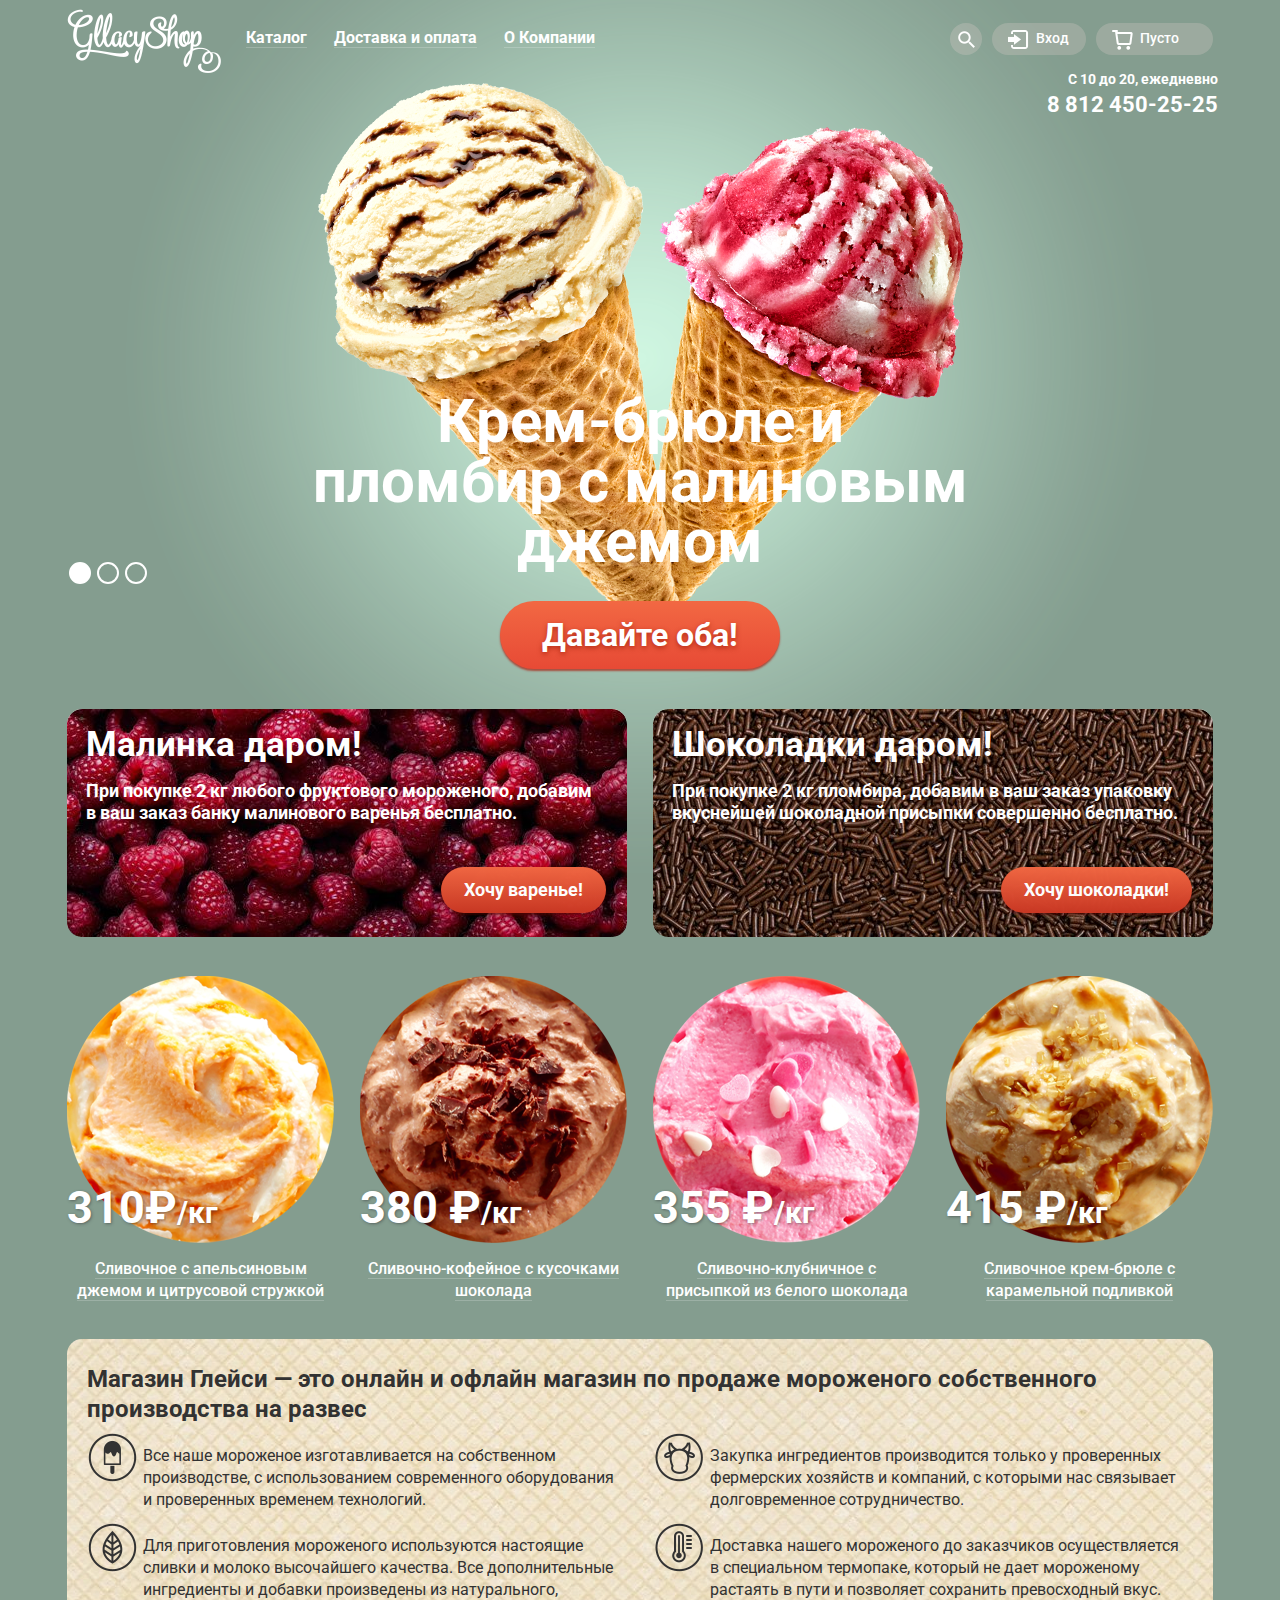
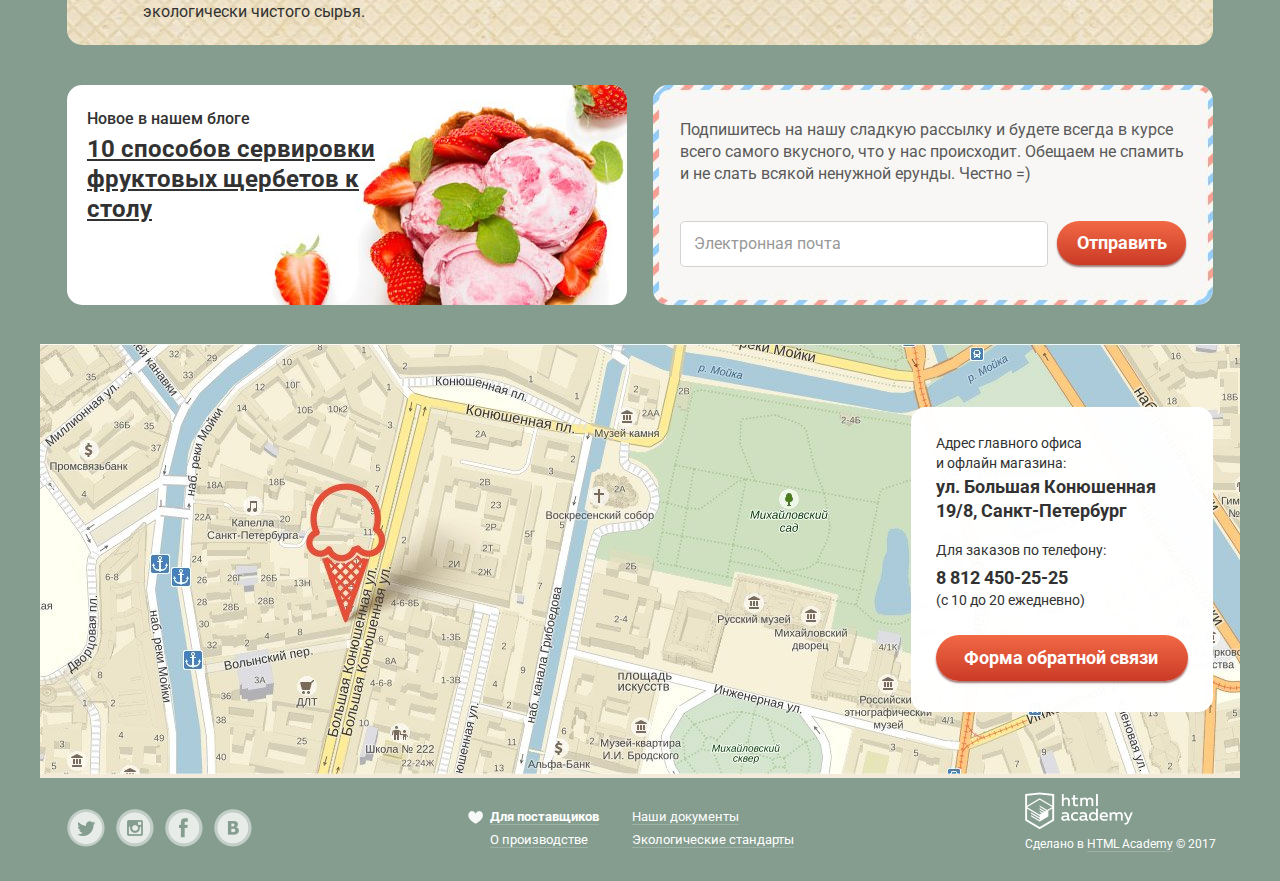
<file: index.html>
<!DOCTYPE html>
<html lang="ru">
    <head>
        <meta charset="utf-8">
        <title>Icecream shop "Gllacy"</title>
        <link href="https://fonts.googleapis.com/css?family=Roboto:100,100i,300,300i,400,400i,500,500i,700,700i,900,900i&amp;subset=cyrillic,cyrillic-ext" rel="stylesheet">
        <link rel="stylesheet" href="css/normalize.css">
        <link rel="stylesheet" href="css/ministyle.css">
        <link rel="icon" type="image/png" sizes="16x16" href="img/favicon.png">
    </head>
    <body>
        <input class="slider-input" type="radio" id="btn-1" name="toggle" checked>
        <input class="slider-input" type="radio" id="btn-2" name="toggle">
        <input class="slider-input" type="radio" id="btn-3" name="toggle">
        <div class="site-wrapper">
            <div class="content-wrapper">
                <!-- Header start -->
                <header class="main-header clearfix">
                    <nav class="main-nav">
                        <div class="logo">
                            <img src="img/logo.png" alt="Логотип Gllacy" width="154" height="64">
                        </div>
                        <ul class="main-nav-list">
                            <li class="main-nav-item">
                                <a class="main-nav-item-link" href="">
                                    <span>Каталог</span>
                                </a>
                                <div class="catalog-menu-list-wrapper">
                                    <ul class="catalog-menu-list">
                                        <li class="catalog-menu-item">Новинки</li>
                                        <li class="catalog-menu-item">
                                            <a href="catalog.html">Сливочное</a>
                                        </li>
                                        <li class="catalog-menu-item">
                                            <a href="">Щербеты</a>
                                        </li>
                                        <li class="catalog-menu-item">
                                            <a href="">Фруктовый лед</a>
                                        </li>
                                        <li class="catalog-menu-item">
                                            <a href="">Мелорин</a>
                                        </li>
                                    </ul>
                                </div>
                            </li>
                            <li class="main-nav-item">
                                <a class="main-nav-item-link" href="">
                                    <span>Доставка и оплата</span>
                                </a>
                            </li>
                            <li class="main-nav-item">
                                <a href="" class="main-nav-item-link">
                                    <span>О Компании</span>
                                </a>
                            </li>
                        </ul>
                    </nav>
                    <div class="user-block">
                        <div class="user-block-item user-block-item-search">
                            <a href="" class="search-link" title="Поиск"></a>
                            <div class="search-form-wrap">
                                <form class="search-form" action="https://echo.htmlacademy.ru" method="get">
                                    <input class="search-input" type="search" id="search" name="search" placeholder="Что ищем?">
                                    <label class="search-hint" for="search">Что ищем?</label>
                                </form>
                            </div>
                        </div>
                        <div class="user-block-item user-block-item-login">
                            <a href="" class="login-link" title="Вход">Вход</a>
                            <div class="login-form-wrap">
                                <form class="login-form" action="https://echo.htmlacademy.ru" method="get">
                                    <input class="email-input" type="email" name="email" id="enter-email" placeholder="Электронная почта" required>
                                    <label class="email-hint" for="enter-email">Электронная почта</label>
                                    <input class="password-input" type="password" name="password" id="enter-password" placeholder="Пароль" required>
                                    <label class="password-hint" for="enter-password">Пароль</label>
                                    <button class="login-btn btn" type="submit">Войти</button>
                                    <a class="login-forgotten" href="#">Забыли пароль?</a>
                                    <a class="login-new" href="#">Новая регистрация</a>
                                </form>
                            </div>
                        </div>
                        <div class="user-block-item user-block-item-basket">
                            <a href="" class="basket-link" title="Корзина">Пусто</a>
                            <a href="" class="basket-link basket-link-hover" title="Корзина">2 товара</a>
                            <div class="basket-content">
                                <table class="basket-table">
                                    <tbody>
                                        <tr class="basket-row">
                                            <td class="basket-col">
                                                <span class="cancel">&times;</span>
                                            </td>
                                            <td class="basket-col">
                                                <img src="img/ice-orange.png" alt="Пломбир с апельсиновым джемом" height="33" width="33">
                                            </td>
                                            <td class="basket-col">
                                                <span class="icecream-type">Пломбир с апельсиновым джемом</span>
                                            </td>
                                            <td class="basket-col">1,5 кг <span class="icecream-cost">х 200 руб.</span>
                                            </td>
                                            <td class="basket-col">300 руб.</td>
                                        </tr>
                                        <tr class="basket-row">
                                            <td class="basket-col">
                                                <span class="cancel">&times;</span>
                                            </td>
                                            <td class="basket-col">
                                                <img src="img/ice-straw.png" alt="Клубничный пломбир с присыпкой  из белого шоколада" height="33" width="33">
                                            </td>
                                            <td class="basket-col">
                                                <span class="icecream-type">Клубничный пломбир с присыпкой  из белого шоколада</span>
                                            </td>
                                            <td class="basket-col">1,5 кг <span class="icecream-cost">х 300 руб.</span>
                                            </td>
                                            <td class="basket-col">450 руб.</td>
                                        </tr>
                                    </tbody>
                                </table>
                                <div class="basket-row-all">
                                    <span>Итого: 750 руб.</span>
                                    <a href="#" class="basket-btn btn">Оформить заказ</a>
                                </div>
                            </div>
                        </div>
                    </div>
                    <div class="contact-info">
                        <span class="open-time">С 10 до 20, ежедневно</span>
                        <span class="phone">8 812 450-25-25</span>
                    </div>
                </header>
                <!-- Слайдеры-->
                <div class="slider">
                    <div class="slide" id="slide1">
                        <div class="slide-title">Крем-брюле и пломбир с малиновым джемом</div>
                        <a href="#" class="slide-btn">Давайте оба!</a>
                    </div>
                    <div class="slide" id="slide2">
                        <div class="slide-title">Шоколадный пломбир и лимонный сорбет</div>
                        <a href="#" class="slide-btn">Давайте оба!</a>
                    </div>
                    <div class="slide" id="slide3">
                        <div class="slide-title">Пломбир с помадкой и клубничный щербет</div>
                        <a href="#" class="slide-btn">Давайте оба!</a>
                    </div>
                </div>
                <div class="slider-controls">
                    <label for="btn-1">Слайдер 1</label>
                    <label for="btn-2">Слайдер 2</label>
                    <label for="btn-3">Слайдер 3</label>
                </div>
                <!-- Слайдеры off -->
                <main>
                    <section class="main-offers clearfix">
                        <div class="offer offer-left clearfix">
                            <h3 class="offer-heading">Малинка даром!</h3>
                            <p class="offer-text">При покупке 2 кг любого фруктового мороженого, добавим в ваш заказ банку малинового варенья бесплатно.</p>
                            <a href="" class="btn offer-btn">Хочу варенье!</a>
                        </div>
                        <div class="offer offer-right">
                            <h3 class="offer-heading">Шоколадки даром!</h3>
                            <p class="offer-text">При покупке 2 кг пломбира, добавим в ваш заказ упаковку вкуснейшей шоколадной присыпки совершенно бесплатно.</p>
                            <a href="" class="btn offer-btn ">Хочу шоколадки!</a>
                        </div>
                    </section>
                    <section class="hits">
                        <article class="catalog-item">
                            <figure class="catalog-item-img">
                                <img src="img/ice-orange.png" alt="Сливочное с апельсиновым джемом и цитрусовой стружкой" width="267" height="267">
                            </figure>
                            <span class="catalog-item-name">
                                <a href="#">Сливочное с апельсиновым джемом и цитрусовой стружкой</a>
                            </span>
                            <span class="item-price">310&#8381;<span class="small-letter">/кг</span></span>
                            <a href="#" class="btn catalog-preview-btn">Быстрый просмотр</a>
                            <div class="catalog-item-preview">Превью</div>
                        </article>
                        <article class="catalog-item">
                            <figure class="catalog-item-img">        
                                <img src="img/ice-coffee.png" alt="Сливочно-кофейное с кусочками шоколада" width="267" height="267">
                            </figure>
                            <span class="catalog-item-name">
                                <a href="">Сливочно-кофейное с кусочками шоколада</a>
                            </span>
                            <span class="item-price">380 ₽<span class="small-letter">/кг</span></span>
                            <a href="#" class="btn catalog-preview-btn">Быстрый просмотр</a>
                            <div class="catalog-item-preview">Превью</div>
                        </article>
                        <article class="catalog-item">
                            <figure class="catalog-item-img">        
                                <img src="img/ice-straw.png" alt="Сливочно-клубничное с присыпкой из белого шоколада" width="267" height="267">
                            </figure>
                            <span class="catalog-item-name">
                                <a href="">Сливочно-клубничное с присыпкой из белого шоколада</a>
                            </span>
                            <span class="item-price">355 ₽<span class="small-letter">/кг</span></span>
                            <a href="#" class="btn catalog-preview-btn">Быстрый просмотр</a>
                            <div class="catalog-item-preview">Превью</div>
                        </article>
                        <article class="catalog-item">
                            <figure class="catalog-item-img">        
                                <img src="img/ice-caram.png" alt="Сливочное крем-брюле с карамельной подливкой" width="267" height="267">
                            </figure>
                            <span class="catalog-item-name">
                                <a href="">Сливочное крем-брюле с карамельной подливкой</a>
                            </span>
                            <span class="item-price">415 ₽<span class="small-letter">/кг</span></span>
                            <a href="#" class="btn catalog-preview-btn">Быстрый просмотр</a>
                            <div class="catalog-item-preview">Превью</div>
                        </article>
                    </section>
                    <section class="advantages">
                        <div class="advantages-wrapper">
                            <!-- Тире портит разметку -->
                            <h2 class="advantages-heading">Магазин Глейси — это онлайн и офлайн магазин по продаже мороженого собственного производства на развес</h2>
                            <div class="advantages-item">
                                <p class="icecream">Все наше мороженое изготавливается на собственном производстве, с использованием современного оборудования и проверенных временем технологий.</p>
                            </div>
                            <div class="advantages-item">
                                <p class="cow">Закупка ингредиентов  производится только у проверенных фермерских хозяйств и компаний, с которыми нас связывает долговременное сотрудничество.</p>
                            </div>
                            <div class="advantages-item">
                                <p class="leaf">Для приготовления мороженого используются настоящие сливки и молоко высочайшего качества. Все дополнительные ингредиенты и добавки произведены из натурального, экологически чистого сырья.</p>
                            </div>
                            <div class="advantages-item">
                                <p class="temperature">Доставка нашего мороженого до заказчиков осуществляется в специальном термопаке, который не дает мороженому растаять в пути и позволяет сохранить превосходный вкус.</p>
                            </div>
                        </div>
                    </section>
                    <!-- Блог и фидбэк -->
                    <section class="additional-options clearfix">
                        <div class="options blog">
                            <p class="blog-news-heading">Новое в нашем блоге</p>
                            <!-- По бизнес-логике тут должна быть ссылка-->
                            <a href="#">
                                <span class="blog-news-link">10 способов сервировки фруктовых щербетов к столу</span>
                            </a>
                        </div>
                        <div class="options mailout">
                            <p class="mailout-description">Подпишитесь на нашу сладкую рассылку и будете всегда в курсе всего самого вкусного, что у нас происходит. Обещаем не спамить и не слать всякой ненужной ерунды. Честно =)</p>
                            <form action="https://echo.htmlacademy.ru" method="POST" class="mailout-form">
                                <input type="text" name="mailout" placeholder="Электронная почта" class="mailout-input" id="mailout-field" required>
                                <label for="mailout-field" class="mailout-hint">Электронная почта</label>
                                <button type="submit" class="mailout-btn btn">Отправить</button>
                            </form>
                        </div>
                    </section>
                </main>
            </div>
            <!-- Див сверху заканчивает content-wrapper -->
            <section class="feedback feedback-wrapper">
                <div class="map">
                    <iframe src="https://www.google.com/maps/embed?pb=!1m18!1m12!1m3!1d1998.6146657631232!2d30.320266216014495!3d59.938535981876115!2m3!1f0!2f0!3f0!3m2!1i1024!2i768!4f13.1!3m3!1m2!1s0x4696310fca77c663%3A0xe2913435672b14c9!2s21Shop!5e0!3m2!1sru!2sru!4v1492291363458"></iframe>
                </div>
                <div class="feedback-contacts">
                    <p>Адрес главного офиса и офлайн магазина:</p>
                    <b class="address">ул. Большая Конюшенная 19/8, Санкт-Петербург</b>             
                    <p>Для заказов по телефону:</p>
                    <b>8 812 450-25-25</b>
                    <p>(с 10 до 20 ежедневно)</p>
                    <a href="#feedback-modal-open" class="feedback-form-btn btn">Форма обратной связи</a>
                    <div class="feedback-modal-wrapper" id="feedback-modal-open">
                        <form class="feedback-form-modal" action="https://echo.htmlacademy.ru" method="get">
                            <a href="#close" title="Закрыть" class="close">&times;</a>
                            <span>Мы обязательно вам ответим!</span>
                            <input type="text" name="name" id="name" placeholder="Как вас зовут?" class="name-input" required>
                            <label for="name" class="name-hint">Как вас зовут?</label>
                            <input type="email" name="email" id="reg-email" placeholder="Ваша почта для ответа?" class="reg-email-input" required>
                            <label for="reg-email" class="reg-email-hint">Ваша почта для ответа?</label>
                            <textarea placeholder="Напишите что-нибудь..." name="feedback-additional" class="feedback-additional-texarea" id="feedback-additional"></textarea>
                            <label for="feedback-additional" class="feedback-additional-hint">Напишите что-нибудь...</label>
                            <button type="submit" class="reg-btn btn">Отправить</button>
                        </form>
                    </div>
                </div>
            </section>
            <footer class="footer content-wrapper clearfix">
                <section class="footer-social">
                    <a class="footer-social-btn-link" href="https://twitter.com/htmlacademy-ru" target="_blank">
                        <span class="footer-social-btn twitter">HTML Academy: Twitter</span>
                    </a>
                    <a class="footer-social-btn-link" href="https://www.instagram.com/htmlacademy/" target="_blank">
                        <span class="footer-social-btn insta">HTML Academy: Instagram</span>
                    </a>
                    <a class="footer-social-btn-link" href="https://www.facebook.com/htmlacademy" target="_blank">
                        <span class="footer-social-btn facebook">HTML Academy: Facebook</span>
                    </a>
                    <a class="footer-social-btn-link" href="https://vk.com/htmlacademy" target="_blank">
                        <span class="footer-social-btn vk">HTML Academy: Vkontakte</span>
                    </a>
                </section>
                <section class="footer-docs">
                    <ul class="footer-docs-list">
                        <li>
                            <a class="footer-docs-link" href="#">Для поставщиков</a>
                        </li>
                        <li>
                            <a class="footer-docs-link" href="#">Наши документы</a>
                        </li>
                        <li>
                            <a class="footer-docs-link" href="#">О производстве</a>
                        </li>
                        <li>
                            <a class="footer-docs-link" href="#">Экологические стандарты</a>
                        </li>
                    </ul>
                </section>
                <section class="footer-copyright">
                    <a class="footer-copyright-link" href="https://htmlacademy.ru/intensive/htmlcss">
                        <span class="footer-copyright-logo">HTML Academy</span>
                    </a>
                    <span>Сделано в <a href="https://htmlacademy.ru/intensive/htmlcss">HTML Academy</a> &#169; 2017</span>
                </section>
            </footer>
        </div>
        <script src="js/miniscript.js"></script>
    </body>
</html>
</file>
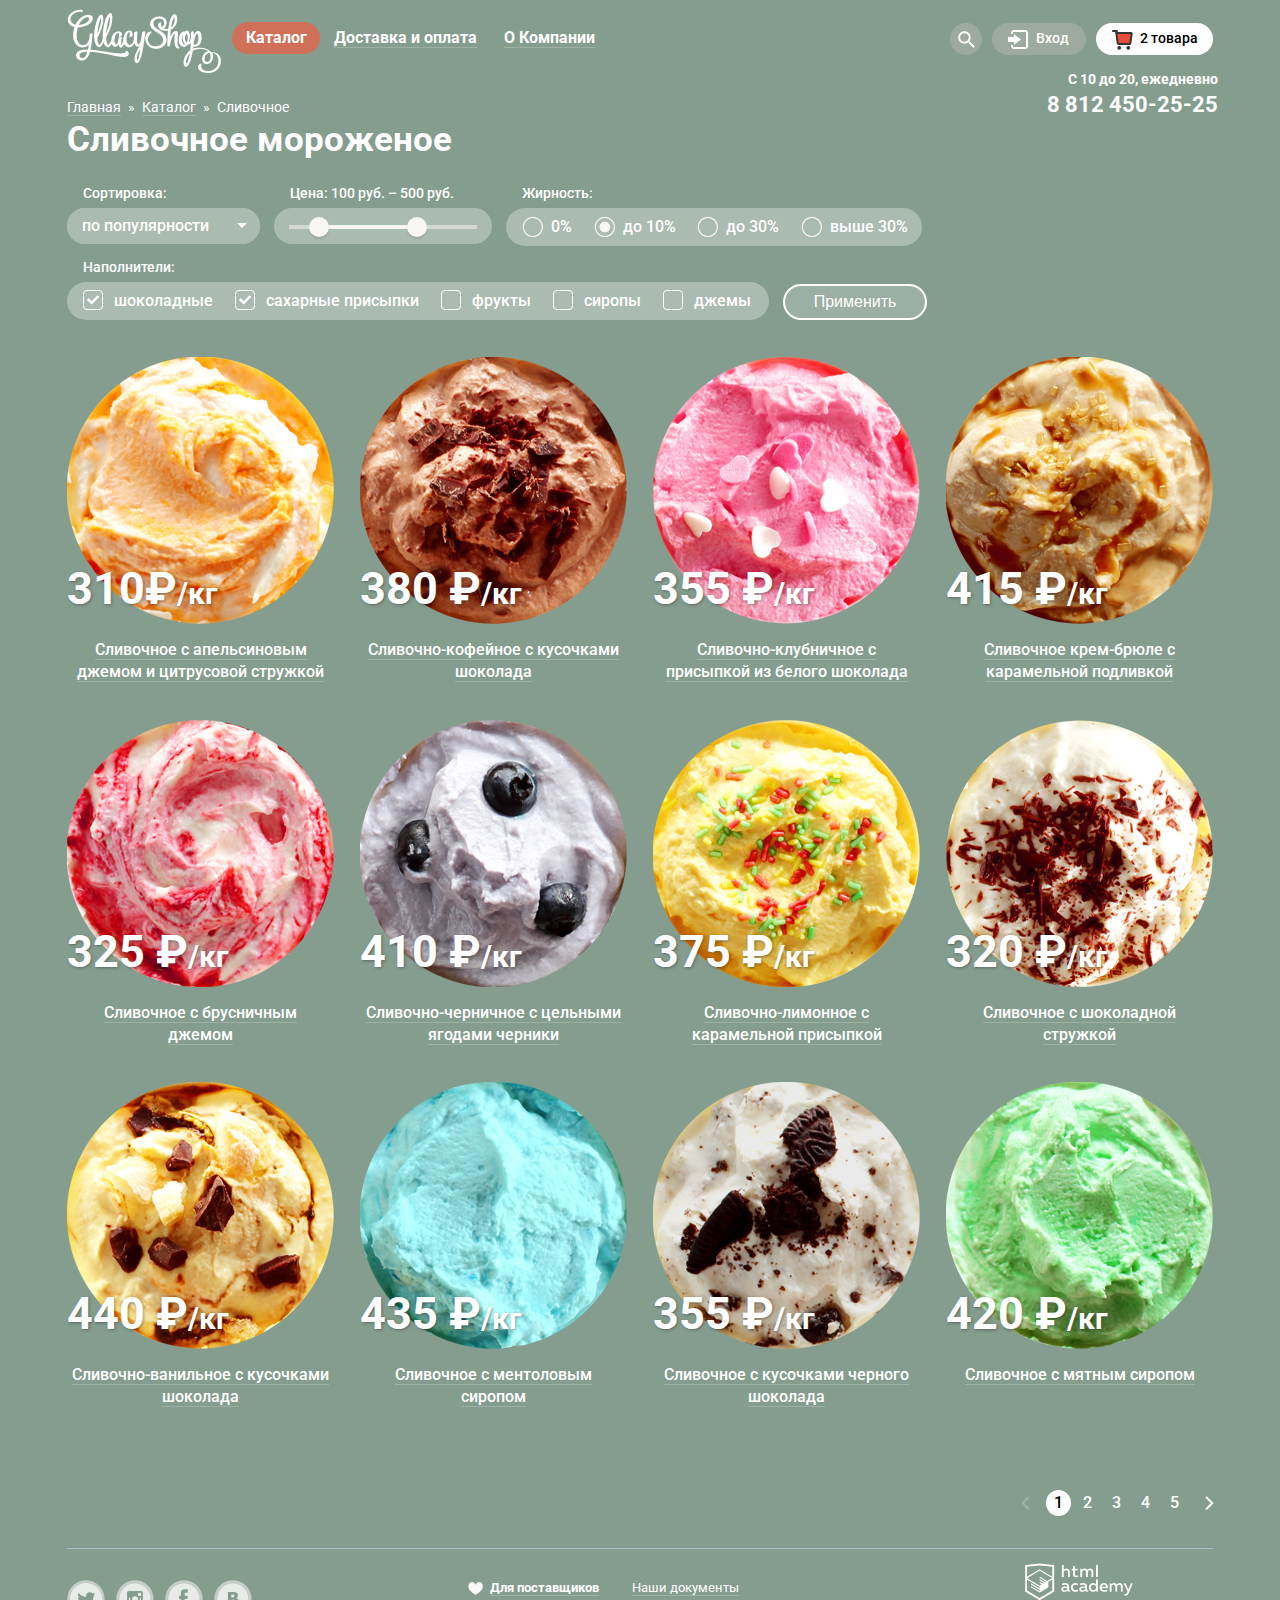
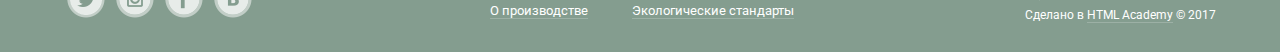
<file: catalog.html>
<!DOCTYPE html>
<html lang="ru">
    <head>
        <meta charset="UTF-8">
        <title>"Сливочное": Icecream shop "Gllacy"</title>
        <link href="https://fonts.googleapis.com/css?family=Roboto:100,100i,300,300i,400,400i,500,500i,700,700i,900,900i&amp;subset=cyrillic,cyrillic-ext" rel="stylesheet">
        <link rel="stylesheet" href="css/normalize.css">
        <link rel="stylesheet" href="css/ministyle.css">
        <link rel="icon" type="image/png" sizes="16x16" href="img/favicon.png">
    </head>
    <body>
        <div class="catalog-page-wrapper">
            <div class="content-wrapper">
                <header class="main-header clearfix">
                    <nav class="main-nav">
                        <div class="logo">
                            <a href="index.html" class="catalog-page-logo">
                                <img src="img/logo.png" alt="Логотип Gllacy" width="154" height="64">
                            </a>
                        </div>
                        <ul class="main-nav-list">
                            <li class="main-nav-item main-nav-item-active">
                                <a class="main-nav-item-link" href="">
                                    <span>Каталог</span>
                                </a>
                                <div class="catalog-menu-list-wrapper">
                                    <ul class="catalog-menu-list">
                                        <li class="catalog-menu-item">Новинки</li>
                                        <li class="catalog-menu-item catalog-menu-item-active">
                                            <a href="catalog.html">Сливочное</a>
                                        </li>
                                        <li class="catalog-menu-item">
                                            <a href="">Щербеты</a>
                                        </li>
                                        <li class="catalog-menu-item">
                                            <a href="">Фруктовый лед</a>
                                        </li>
                                        <li class="catalog-menu-item">
                                            <a href="">Мелорин</a>
                                        </li>
                                    </ul>
                                </div>
                            </li>
                            <li class="main-nav-item">
                                <a class="main-nav-item-link" href="">
                                    <span>Доставка и оплата</span>
                                </a>
                            </li>
                            <li class="main-nav-item">
                                <a href="" class="main-nav-item-link">
                                    <span>О Компании</span>
                                </a>
                            </li>
                        </ul>
                    </nav>
                    <div class="user-block">
                        <div class="user-block-item user-block-item-search">
                            <a href="" class="search-link" title="Поиск"></a>
                            <div class="search-form-wrap">
                                <form class="search-form" action="https://echo.htmlacademy.ru" method="get">
                                    <input class="search-input" type="search" id="search" name="search" placeholder="Что ищем?">
                                    <label class="search-hint" for="search">Что ищем?</label>
                                </form>
                            </div>
                        </div>
                        <div class="user-block-item user-block-item-login">
                            <a href="" class="login-link" title="Вход">Вход</a>
                            <div class="login-form-wrap">
                                <form class="login-form" action="https://echo.htmlacademy.ru" method="get">
                                    <input class="email-input" type="email" name="email" id="enter-email" placeholder="Электронная почта" required>
                                    <label class="email-hint" for="enter-email">Электронная почта</label>
                                    <input class="password-input" type="password" name="password" id="enter-password" placeholder="Пароль" required>
                                    <label class="password-hint" for="enter-password">Пароль</label>
                                    <button class="login-btn btn" type="submit">Войти</button>
                                    <a class="login-forgotten" href="#">Забыли пароль?</a>
                                    <a class="login-new" href="#">Новая регистрация</a>
                                </form>
                            </div>
                        </div>
                        <div class="user-block-item user-block-item-basket">
                            <a href="" class="basket-link basket-link-catalog" title="Корзина">2 товара</a>
                            <div class="basket-content">
                                <table class="basket-table">
                                    <tbody>
                                        <tr class="basket-row">
                                            <td class="basket-col">
                                                <span class="cancel">&times;</span>
                                            </td>
                                            <td class="basket-col">
                                                <img src="img/ice-orange.png" alt="Пломбир с апельсиновым джемом" height="33" width="33">
                                            </td>
                                            <td class="basket-col">
                                                <span class="icecream-type">Пломбир с апельсиновым джемом</span>
                                            </td>
                                            <td class="basket-col">1,5 кг <span class="icecream-cost">х 200 руб.</span>
                                            </td>
                                            <td class="basket-col">300 руб.</td>
                                        </tr>
                                        <tr class="basket-row">
                                            <td class="basket-col">
                                                <span class="cancel">&times;</span>
                                            </td>
                                            <td class="basket-col">
                                                <img src="img/ice-straw.png" alt="Клубничный пломбир с присыпкой  из белого шоколада" height="33" width="33">
                                            </td>
                                            <td class="basket-col">
                                                <span class="icecream-type">Клубничный пломбир с присыпкой  из белого шоколада</span>
                                            </td>
                                            <td class="basket-col">1,5 кг <span class="icecream-cost">х 300 руб.</span>
                                            </td>
                                            <td class="basket-col">450 руб.</td>
                                        </tr>
                                    </tbody>
                                </table>
                                <div class="basket-row-all">
                                    <span>Итого: 750 руб.</span>
                                    <a href="#" class="basket-btn btn">Оформить заказ</a>
                                </div>
                            </div>
                        </div>
                    </div>
                    <div class="contact-info">
                        <span class="open-time">С 10 до 20, ежедневно
                        </span>
                        <span class="phone">8 812 450-25-25</span>
                    </div>
                </header>
                <!-- Main -->
                <main class="clearfix">
                    <div class="breadcrumbs">
                        <ul>
                            <li>
                                <a href="index.html">Главная</a>
                                <span>»</span>
                            </li>
                            <li>
                                <a href="#">Каталог</a>
                                <span>»</span>
                            </li>
                            <li>Сливочное</li>
                        </ul>
                    </div>
                    <!-- Фильтры -->
                    <section class="filter">
                        <h1>Сливочное мороженое</h1>
                        <form action="https://echo.htmlacademy.ru" method="post" class="filter-form">
                            <fieldset class="filter-item">
                                <legend>Сортировка:</legend>
                                <div class="filter-field filter-popular-width">
                                    <select>
                                        <option>по популярности</option>
                                        <option>сначала недорогие</option>
                                        <option>сначала дорогие</option>
                                        <option>по жирности</option>
                                    </select>
                                </div>
                            </fieldset>
                            <fieldset class="filter-item">
                                <legend>Цена: 100 руб. – 500 руб.</legend>
                                <div class="filter-field filter-price-width">
                                    <div class="price-line-full">
                                        <div class="price-line"></div>
                                    </div>
                                    <div class="toggle toggle-left"></div>
                                    <div class="toggle toggle-right"></div>
                                </div>
                            </fieldset>
                            <fieldset class="filter-item">
                                <legend>Жирность:</legend>
                                <div class="filter-field filter-fat-width">
                                    <input class="filter-fat-width-input" id="button1" type="radio" name="fat" value="0%">
                                    <label for="button1">0%</label>
                                    <input class="filter-fat-width-input" id="button2" type="radio" name="fat" value="до 10%" checked>
                                    <label for="button2">до 10%</label>
                                    <input class="filter-fat-width-input" id="button3" type="radio" name="fat" value="до 30%">
                                    <label for="button3">до 30%</label>
                                    <input class="filter-fat-width-input" id="button4" type="radio" name="fat" value="выше 30%">
                                    <label for="button4">выше 30%</label>
                                </div>
                            </fieldset>
                            <fieldset class="filter-item">
                                <legend>Наполнители:</legend>
                                <div class="filter-field filter-extra-width">
                                    <input class="filter-extra-width-input" id="square1" type="checkbox" name="шоколадные" checked>
                                    <label for="square1">шоколадные</label>
                                    <input class="filter-extra-width-input" id="square2" type="checkbox" name="сахарные присыпки" checked>
                                    <label for="square2">сахарные присыпки</label>
                                    <input class="filter-extra-width-input" id="square3" type="checkbox" name="фрукты">
                                    <label for="square3">фрукты</label>
                                    <input class="filter-extra-width-input" id="square4" type="checkbox" name="сиропы">
                                    <label for="square4">сиропы</label>
                                    <input class="filter-extra-width-input" id="square5" type="checkbox" name="джемы">
                                    <label for="square5">джемы</label>
                                </div>
                            </fieldset>
                            <button class="filter-btn" type="submit">Применить</button>
                        </form>
                    </section>
                    <!-- Сам каталог -->
                    <section class="catalog">
                        <article class="catalog-item">
                            <figure class="catalog-item-img">
                                <img src="img/ice-orange.png" alt="Сливочное с апельсиновым джемом и цитрусовой стружкой" width="267" height="267">
                            </figure>
                            <span class="catalog-item-name">
                                <a href="#">Сливочное с апельсиновым джемом и цитрусовой стружкой</a>
                            </span>
                            <span class="item-price">310&#8381;<span class="small-letter">/кг</span></span>
                            <a href="#" class="btn catalog-preview-btn">Быстрый просмотр</a>
                            <div class="catalog-item-preview">Превью</div>
                        </article>
                        <article class="catalog-item">
                            <figure class="catalog-item-img">        
                                <img src="img/ice-coffee.png" alt="Сливочно-кофейное с кусочками шоколада" width="267" height="267">
                            </figure>
                            <span class="catalog-item-name">
                                <a href="">Сливочно-кофейное с кусочками шоколада</a>
                            </span>
                            <span class="item-price">380 ₽<span class="small-letter">/кг</span></span>
                            <a href="#" class="btn catalog-preview-btn">Быстрый просмотр</a>
                            <div class="catalog-item-preview">Превью</div>
                        </article>
                        <article class="catalog-item">
                            <figure class="catalog-item-img">        
                                <img src="img/ice-straw.png" alt="Сливочно-клубничное с присыпкой из белого шоколада" width="267" height="267">
                            </figure>
                            <span class="catalog-item-name">
                                <a href="">Сливочно-клубничное с присыпкой из белого шоколада</a>
                            </span>
                            <span class="item-price">355 ₽<span class="small-letter">/кг</span></span>
                            <a href="#" class="btn catalog-preview-btn">Быстрый просмотр</a>
                            <div class="catalog-item-preview">Превью</div>
                        </article>
                        <article class="catalog-item">
                            <figure class="catalog-item-img">        
                                <img src="img/ice-caram.png" alt="Сливочное крем-брюле с карамельной подливкой" width="267" height="267">
                            </figure>
                            <span class="catalog-item-name">
                                <a href="">Сливочное крем-брюле с карамельной подливкой</a>
                            </span>
                            <span class="item-price">415 ₽<span class="small-letter">/кг</span></span>
                            <a href="#" class="btn catalog-preview-btn">Быстрый просмотр</a>
                            <div class="catalog-item-preview">Превью</div>
                        </article>
                        <article class="catalog-item">
                            <figure class="catalog-item-img">        
                                <img src="img/ice-brjam.png" alt="Сливочное с брусничным джемом" width="267" height="267">
                            </figure>
                            <span class="catalog-item-name">
                                <a href="">Сливочное с брусничным джемом</a>
                            </span>
                            <span class="item-price">325 ₽<span class="small-letter">/кг</span></span>
                            <a href="#" class="btn catalog-preview-btn">Быстрый просмотр</a>
                            <div class="catalog-item-preview">Превью</div>     
                        </article>
                        <article class="catalog-item">
                            <figure class="catalog-item-img">        
                                <img src="img/ice-blub.png" alt="Сливочно-черничное с цельными ягодами черники" width="267" height="267">
                            </figure>
                            <span class="catalog-item-name">
                                <a href="">Сливочно-черничное с цельными ягодами черники</a>
                            </span>
                            <span class="item-price">410 ₽<span class="small-letter">/кг</span></span>
                            <a href="#" class="btn catalog-preview-btn">Быстрый просмотр</a>
                            <div class="catalog-item-preview">Превью</div>
                        </article>
                        <article class="catalog-item">
                            <figure class="catalog-item-img">        
                                <img src="img/ice-lemon.png" alt="Сливочно-лимонное с карамельной присыпкой" width="267" height="267">
                            </figure>
                            <span class="catalog-item-name">
                                <a href="">Сливочно-лимонное с карамельной присыпкой</a>
                            </span>
                            <span class="item-price">375 ₽<span class="small-letter">/кг</span></span>
                            <a href="#" class="btn catalog-preview-btn">Быстрый просмотр</a>
                            <div class="catalog-item-preview">Превью</div>
                        </article>
                        <article class="catalog-item">
                            <figure class="catalog-item-img">        
                                <img src="img/ice-choco.png" alt="Сливочное с шоколадной стружкой" width="267" height="267">
                            </figure>
                            <span class="catalog-item-name">
                                <a href="">Сливочное с шоколадной стружкой</a>
                            </span>
                            <span class="item-price">320 ₽<span class="small-letter">/кг</span></span>
                            <a href="#" class="btn catalog-preview-btn">Быстрый просмотр</a>
                            <div class="catalog-item-preview">Превью</div>
                        </article>
                        <article class="catalog-item">
                            <figure class="catalog-item-img">        
                                <img src="img/ice-vanchoco.png" alt="Сливочно-ванильное с кусочками шоколада" width="267" height="267">
                            </figure>
                            <span class="catalog-item-name">
                                <a href="">Сливочно-ванильное с кусочками шоколада</a>
                            </span>
                            <span class="item-price">440 ₽<span class="small-letter">/кг</span></span>
                            <a href="#" class="btn catalog-preview-btn">Быстрый просмотр</a>
                            <div class="catalog-item-preview">Превью</div>
                        </article>
                        <article class="catalog-item">
                            <figure class="catalog-item-img">         
                                <img src="img/ice-mensyr.png" alt="Сливочное с кусочками черного шоколада" width="267" height="267">
                            </figure>
                            <span class="catalog-item-name">
                                <a href="">Сливочное с ментоловым сиропом</a>
                            </span>
                            <span class="item-price">435 ₽<span class="small-letter">/кг</span></span>
                            <a href="#" class="btn catalog-preview-btn">Быстрый просмотр</a>
                            <div class="catalog-item-preview">Превью</div>      
                        </article>
                        <article class="catalog-item">
                            <figure class="catalog-item-img">        
                                <img src="img/ice-blackchoco.png" alt="Сливочное с кусочками черного шоколада" width="267" height="267">
                            </figure>
                            <span class="catalog-item-name">
                                <a href="">Сливочное с кусочками черного шоколада</a>
                            </span>
                            <span class="item-price">355 ₽<span class="small-letter">/кг</span></span>
                            <a href="#" class="btn catalog-preview-btn">Быстрый просмотр</a>
                            <div class="catalog-item-preview">Превью</div>
                        </article>
                        <article class="catalog-item">
                            <figure class="catalog-item-img">        
                                <img src="img/ice-mint.png" alt="Сливочное с мятным сиропом" width="267" height="267">
                            </figure>
                            <span class="catalog-item-name">
                                <a href="">Сливочное с мятным сиропом</a>
                            </span>
                            <span class="item-price">420 ₽<span class="small-letter">/кг</span></span>
                            <a href="#" class="btn catalog-preview-btn">Быстрый просмотр</a>
                            <div class="catalog-item-preview">Превью</div>
                        </article>
                    </section>
                    <ul class="pagination">
                        <li>
                            <a class="page previous-page" href=""></a>
                        </li>
                        <li class="pagination-item">
                            <a class="page current-page" href="#">1</a>
                        </li>
                        <li class="pagination-item">
                            <a class="page" href="#">2</a>
                        </li>
                        <li class="pagination-item">
                            <a class="page" href="#">3</a>
                        </li>
                        <li class="pagination-item">
                            <a class="page" href="#">4</a>
                        </li>
                        <li class="pagination-item">
                            <a class="page" href="#">5</a>
                        </li>
                        <li>
                            <a class="page next-page" href=""></a>
                        </li>
                    </ul>
                </main>
                <!-- Футер -->
                <footer class="footer catalog-footer">
                    <section class="footer-social">
                        <a class="footer-social-btn-link" href="https://twitter.com/htmlacademy-ru" target="_blank">
                            <span class="footer-social-btn twitter">HTML Academy: Twitter</span>
                        </a>
                        <a class="footer-social-btn-link" href="https://www.instagram.com/htmlacademy/" target="_blank">
                            <span class="footer-social-btn insta">HTML Academy: Instagram</span>
                        </a>
                        <a class="footer-social-btn-link" href="https://www.facebook.com/htmlacademy" target="_blank">
                            <span class="footer-social-btn facebook">HTML Academy: Facebook</span>
                        </a>
                        <a class="footer-social-btn-link" href="https://vk.com/htmlacademy" target="_blank">
                            <span class="footer-social-btn vk">HTML Academy: Vkontakte</span>
                        </a>
                    </section>
                    <section class="footer-docs">
                        <ul class="footer-docs-list">
                            <li>
                                <a class="footer-docs-link" href="#">Для поставщиков</a>
                            </li>
                            <li>
                                <a class="footer-docs-link" href="#">Наши документы</a>
                            </li>
                            <li>
                                <a class="footer-docs-link" href="#">О производстве</a>
                            </li>
                            <li>
                                <a class="footer-docs-link" href="#">Экологические стандарты</a>
                            </li>
                        </ul>
                    </section>
                    <section class="footer-copyright">
                        <a class="footer-copyright-link" href="https://htmlacademy.ru/intensive/htmlcss">
                            <span class="footer-copyright-logo">HTML Academy</span>
                        </a>
                        <span>Сделано в <a href="https://htmlacademy.ru/intensive/htmlcss">HTML Academy</a> &#169; 2017</span>
                    </section>
                </footer>
            </div>
        </div>
    </body>
</html>
</file>
<file: css/ministyle.css>
html,body{margin:0;padding:0}body{font-family:"Roboto","Arial",sans-serif;color:#849d8f}a{text-decoration:none;color:#fff;border-bottom:1px solid rgba(255,255,255,0.2)}a:hover,a:active{color:#ffbc9e;border-bottom:1px solid #ffbc9e}body .slider-input{display:none}.btn{display:inline-block;vertical-align:top;box-sizing:border-box;padding:11px 22.75px;cursor:pointer;text-decoration:none;opacity:.988;color:#fff;border:none;border-radius:50px;background-image:-webkit-linear-gradient(bottom,#ca3824 0%,#f26843 100%);background-image:linear-gradient(to top,#ca3824 0%,#f26843 100%);box-shadow:0 2px 2px rgba(85,8,0,0.54)}.btn:hover{text-decoration:none;color:#fff;border:none;background-image:-webkit-linear-gradient(bottom,#ec6e5d 0%,#f58669 100%);background-image:linear-gradient(to top,#ec6e5d 0%,#f58669 100%);box-shadow:0 1px 2px #ac1000}.btn:active{background-color:red;background-image:-webkit-linear-gradient(bottom,#e1613e 0%,#d74531 100%);background-image:linear-gradient(to top,#e1613e 0%,#d74531 100%);box-shadow:inset 0 2px 2px #942718}.site-wrapper{min-width:1200px;min-height:100px;-webkit-transition:background-image .5s ease,background-color .5s ease;transition:background-image .5s ease,background-color .5s ease;background-color:#849d8f;background-image:url(../img/bg-ice.png);background-repeat:no-repeat;background-position:top center}.site-wrapper:before,.site-wrapper:after{visibility:hidden;content:"";background-image:url(../img/bg-ice-2.png)}.site-wrapper:after{background-image:url(../img/bg-ice-3.png)}.content-wrapper{position:relative;width:1146px;margin:0 auto;padding-right:27px;padding-left:27px}.clearfix:after{display:table;clear:both;content:" "}.main-header{width:auto;padding-top:9px}.main-nav{display:block;float:left;width:800px}.main-nav .logo{display:inline-block;vertical-align:top;margin-right:7px;margin-left:0}.main-nav-list{display:inline-block;vertical-align:top;width:600px;margin:0;margin-top:-7px;padding:0;padding-top:20px;font-size:0;list-style-type:none;-webkit-padding-start:0}.main-nav-item{position:relative;z-index:22;display:inline-block;vertical-align:top;height:32px;margin-right:0;font-size:0;color:#fff;border-radius:16px}.main-nav-item .main-nav-item-link{display:block;padding:7px 13.5px;color:inherit;border:none}.main-nav-item-link span{display:block;font-size:16px;font-weight:700;line-height:18px;border-bottom:1px solid rgba(255,255,255,0.2)}.main-nav-item:first-child{position:relative}.catalog-menu-list-wrapper{position:absolute;z-index:8;top:32px;right:-49px;display:none;width:143px}.catalog-menu-list{box-sizing:border-box;width:143px;min-height:170px;margin:0;margin-top:4px;padding:0;font-size:0;list-style:none;border-radius:5px;background-color:#f8f7f4;box-shadow:0 20px 20px rgba(0,0,0,0.4)}.main-nav-item:hover{color:#000;background-color:#fff}.main-nav-item:first-child:hover .catalog-menu-list-wrapper{display:block}.main-nav-item:active{background-color:#ededed;box-shadow:inset 0 2px 1px dimgrey}.catalog-menu-item{display:block;box-sizing:border-box;width:143px;height:33px;margin-top:0;margin-bottom:0;font-size:14px;font-weight:400;line-height:16px;text-decoration:none;color:#323232;border:none}.catalog-menu-item a{display:block;padding-top:8.5px;padding-bottom:8.5px;padding-left:20px;text-decoration:none;color:#000;border:none}.catalog-menu-item:last-child{border-bottom-right-radius:5px;border-bottom-left-radius:5px}.catalog-menu-item:first-child{position:relative;display:block;box-sizing:border-box;height:38px;padding-top:11px;padding-bottom:11px;padding-left:20px;font-size:14px;font-weight:700;line-height:16px;text-decoration:none;color:#323232;border-radius:5px}.catalog-menu-item:first-child:after{position:absolute;top:38px;left:6px;width:128px;height:1px;content:"";background-color:#aebac7}.catalog-menu-item:hover:not(:first-child){background-color:#fbded7}.catalog-menu-item:active:not(:first-child){background-color:#f6b5a5}.catalog-menu-item a:hover,.catalog-menu-item a:active{text-decoration:none;color:#000;border:none}.user-block{float:right;box-sizing:border-box;min-width:267px;max-width:355px;margin-top:14px;margin-right:-10px;font-size:0;text-align:right}.user-block form{border-radius:5px;background-color:#f8f7f4;box-shadow:0 20px 20px rgba(0,0,0,0.4)}.user-block input{position:relative;box-sizing:border-box;height:44px;font-size:16px;font-weight:700;line-height:24px;text-overflow:ellipsis;color:#323232;border:none;border:1px solid #d3d3d2;border-radius:5px;padding:10px 10px 10px 13px}.user-block input:hover{border:2px solid #c7c6c5;outline:none}.user-block input:focus{border:2px solid #8fbdec;outline:none}.user-block label{position:absolute;visibility:hidden;font-size:11px;-webkit-transition:visibility 0s,opacity .5s linear;transition:visibility 0s,opacity .5s linear;opacity:0;color:#5b9ddf}.user-block input::-webkit-input-placeholder{font-family:"Roboto","Arial",sans-serif;font-size:14px;font-weight:400;line-height:24px;color:#999}.user-block input::-moz-placeholder{font-family:"Roboto","Arial",sans-serif;font-size:14px;font-weight:400;line-height:24px;color:#999}.user-block input:-moz-placeholder{font-size:14px;font-weight:400;line-height:24px;color:#999}.user-block input:-ms-input-placeholder{font-family:"Roboto","Arial",sans-serif;font-size:14px;font-weight:400;line-height:24px;color:#999}.user-block input:focus{border:2px solid rgba(46,136,228,0.52)}.user-block input:focus::-webkit-input-placeholder{color:transparent}.user-block input:focus::-moz-placeholder{color:transparent}.user-block input:focus:-ms-input-placeholder{color:transparent}.user-block-item{display:inline-block;vertical-align:top;min-height:32px;margin-right:10px;font-size:14px;font-weight:500;line-height:16px}.user-block-item a{border:none}.user-block-item-search{position:relative;box-sizing:border-box;width:32px;height:32px}.user-block-item-search .search-form-wrap{position:absolute;z-index:8;top:32px;right:0;display:none;width:341px}.user-block-item-search .search-link{display:block;box-sizing:border-box;width:32px;height:32px;padding:7px;text-align:left;text-decoration:none;color:#fff;border-radius:16px;background:url(../img/loop.png) no-repeat;background-color:rgba(255,225,225,0.2);background-position:50% 50%}.user-block-item-search .search-form{position:relative;display:block;box-sizing:border-box;width:341px;margin-top:4px;padding:20px 15px}.search-input{width:312px}.search-hint{top:5px;left:27px}.search-input:focus + .search-hint{visibility:visible;opacity:1}.search-input:not(:placeholder-shown) + .search-hint{color:#9a9a9a}.search-input:not(focus):not(:placeholder-shown){border:1px solid rgba(178,178,178,0.52)}.user-block-item-search:hover .search-link{background:url(../img/loop-hover.png) no-repeat;background-color:#fff;background-position:50% 50%}.user-block-item-search:hover .search-form-wrap{display:block}.user-block-item-login{position:relative;z-index:2;min-height:32px}.user-block-item-login .login-form-wrap{position:absolute;z-index:8;top:32px;right:0;display:none;width:275px}.user-block-item-login .login-link{display:block;box-sizing:border-box;min-width:92px;min-height:32px;padding:7px;padding-right:17px;padding-left:44px;text-align:center;text-decoration:none;color:#fff;border-radius:16px;background-color:rgba(255,225,225,0.2)}.user-block-item-login .login-link:before{position:absolute;left:16px;width:21px;height:19px;content:"";background:url(../img/sprite.png) no-repeat;background-position:-68px -499px}.user-block-item-login .login-form{position:relative;box-sizing:border-box;width:275px;margin-top:4px;padding:20px 16px 20px 17px}.email-input{box-sizing:border-box;width:240px;margin-bottom:20px}.email-hint{top:5px;left:34px}.email-input:focus + .email-hint{visibility:visible;opacity:1}.email-input:not(:placeholder-shown) + .email-hint{color:#9a9a9a}.email-input:not(focus):not(:placeholder-shown){border:1px solid rgba(178,178,178,0.52)}.password-input{box-sizing:border-box;width:240px;margin-bottom:20px}.password-hint{top:69px;left:34px}.password-input:focus + .password-hint{visibility:visible;opacity:1}.password-input:not(:placeholder-shown) + .password-hint{color:#9a9a9a}.password-input:not(focus):not(:placeholder-shown){border:1px solid rgba(178,178,178,0.52)}.login-btn{float:left;margin-right:10px;font-size:18px;font-weight:700;line-height:24px}.login-form a{display:inline-block;vertical-align:top;min-width:120px;font-family:"Roboto","Arial",sans-serif;font-size:13px;font-weight:400;line-height:24px;text-align:left;text-decoration:underline;color:#323232;border:none}.login-form a:hover,.login-form a:active{color:#e84d37;border:none}.user-block-item-login:hover .login-link{color:#000;background-color:#fff}.user-block-item-login:hover .login-link:before{background:url(../img/sprite.png) no-repeat;background-position:-68px -475px}.user-block-item-login:hover .login-form-wrap{display:block}.user-block-item-basket{position:relative;box-sizing:border-box;width:117px;height:32px;position:relative;box-sizing:border-box;width:117px;height:32px}.user-block-item-basket .basket-link{position:relative;display:block;box-sizing:border-box;min-width:117px;min-height:32px;padding:7px;padding-right:10px;padding-left:44px;text-align:left;text-decoration:none;color:#fff;border-radius:16px;background-color:rgba(255,225,225,0.2)}.user-block-item-basket .basket-link:before{position:absolute;left:16px;width:21px;height:20px;content:"";background:url(../img/sprite.png) no-repeat;background-position:-71px -80px}.user-block-item-basket .basket-link-hover{position:absolute;z-index:50;top:0;left:0;display:none}.user-block-item-basket .basket-link-hover:before{position:absolute;left:16px;width:21px;height:20px;content:"";background:url(../img/sprite.png) no-repeat;background-position:-42px -475px}.user-block-item-basket .basket-content{position:absolute;z-index:10;top:32px;right:0;display:none;box-sizing:border-box;width:540px;min-height:242px;margin-top:4px;color:#323232;border-radius:5px;background-color:#f8f7f4;box-shadow:0 20px 20px rgba(0,0,0,0.4);padding:6px 15px 0}.user-block-item-basket .basket-content:before{position:absolute;z-index:12;top:-4px;right:0;display:block;width:117px;height:4px;content:""}.user-block-item-basket .basket-table{box-sizing:border-box;margin-bottom:4px;font-size:13px;font-weight:400;line-height:16px;text-align:left;color:#323232}.basket-table .icecream-type{font-size:13px;font-weight:400;line-height:16px;color:#000}.basket-table .icecream-cost{color:#999}.basket-table .cancel{font-family:"Verdana","Arial",sans-serif;font-size:18px;font-weight:400;line-height:16px}.basket-col{padding:12px 5px}.basket-col:nth-child(1){vertical-align:center;width:10px;padding-left:2px}.basket-row:nth-child(2) .basket-col:nth-child(1){padding-top:0}.basket-col:nth-child(2){vertical-align:top;width:3px;padding-left:2px}.basket-row:nth-child(2) .basket-col:nth-child(2){padding-top:0}.basket-col:nth-child(3){width:260px;padding-left:6px}.basket-col:nth-child(4){width:120px;text-align:center}.basket-row:nth-child(2) .basket-col:nth-child(4){padding-top:0}.basket-col:nth-child(5){width:83px;text-align:center}.basket-row:nth-child(2) .basket-col:nth-child(5){padding-top:0}.basket-row-all{padding-top:15px;border-top:1px solid #cacac7}.basket-row-all span{display:block;margin-bottom:11px;font-size:15px;font-weight:700;line-height:18px;color:#323232}.basket-btn{width:170px;height:44px;padding:11px 0;font-size:18px;font-weight:700;line-height:24px;text-align:center;text-decoration:none;color:#fefefe}.user-block-item-basket:hover .basket-link{color:#000;background-color:#fff}.user-block-item-basket:hover .basket-link-hover{display:block}.user-block-item-basket:hover .basket-content{display:block}.contact-info{position:absolute;z-index:1;top:71px;left:1006.5px;text-align:right;color:#fff}.contact-info .open-time{display:block;padding-bottom:6px;font-size:14px;font-weight:700;line-height:16px}.contact-info .phone{display:block;font-size:22px;font-weight:700;line-height:24px}.slider{margin-bottom:40px;padding-top:315px;text-align:center;color:#fff}.slide{display:none}.slide-title{width:671px;margin:0 auto;margin-bottom:29px;font-size:60px;font-weight:700;line-height:60px;color:#fff}.slide-btn{display:inline-block;vertical-align:top;padding:12px 42px;font-size:32px;font-weight:700;line-height:44px;color:#fff;border-bottom:none;border-radius:100px;background-color:#fff;background-image:-webkit-linear-gradient(bottom,#e74a35 0%,#f26843 100%);background-image:linear-gradient(to top,#e74a35 0%,#f26843 100%);box-shadow:0 2px 2px rgba(172,16,0,0.64);text-shadow:0 2px 5px rgba(160,32,11,0.76)}.slide-btn:hover{color:#fff;border:none;background-image:-webkit-linear-gradient(bottom,#ec6e5d 0%,#f58669 100%);background-image:linear-gradient(to top,#ec6e5d 0%,#f58669 100%);box-shadow:0 2px 2px #ac1000}.slide-btn:active{border:none;background-image:-webkit-linear-gradient(bottom,#e1613e 0%,#d74531 100%);background-image:linear-gradient(to top,#e1613e 0%,#d74531 100%);box-shadow:inset 0 2px 2px #942718}.slider-controls{position:absolute;z-index:22;z-index:20;top:562px;left:29px;font-size:0}.slider-controls label{display:inline-block;vertical-align:top;width:18px;height:18px;margin-right:6px;cursor:pointer;border:2px solid #fff;border-radius:50%;background-color:transparent}#btn-1:checked ~ .site-wrapper #slide1,#btn-2:checked ~ .site-wrapper #slide2,#btn-3:checked ~ .site-wrapper #slide3{display:block}#btn-1:checked ~ .site-wrapper{background-color:#849d8f;background-image:url(../img/bg-ice.png)}#btn-2:checked ~ .site-wrapper{background-color:#8996a6;background-image:url(../img/bg-ice-2.png)}#btn-3:checked ~ .site-wrapper{background-color:#9d8b84;background-image:url(../img/bg-ice-3.png)}#btn-1:checked ~ .site-wrapper label[for="btn-1"],#btn-2:checked ~ .site-wrapper label[for="btn-2"],#btn-3:checked ~ .site-wrapper label[for="btn-3"]{background-color:#fff}.site-wrapper label[for="btn-1"]:hover,.site-wrapper label[for="btn-2"]:hover,.site-wrapper label[for="btn-3"]:hover{background-color:rgba(255,255,255,0.4)}.site-wrapper label[for="btn-1"]:active,.site-wrapper label[for="btn-2"]:active,.site-wrapper label[for="btn-3"]:active{background-color:#fff}.main-offers{margin-bottom:39px}.offer h3{margin:0}.offer{box-sizing:border-box;width:560px;min-height:228px;color:#fff;border-radius:15px;background-repeat:no-repeat;background-position:center top;background-size:cover;padding:15px 21.5px 21px 19px}.offer .offer-heading{margin-bottom:15px;font-size:35px;font-weight:700;line-height:41px}.offer-text{width:513px;margin:0;margin-bottom:5px;font-size:18px;font-weight:700;line-height:22px}.offer-left{float:left;background-color:#84223c;background-image:url(../img/bg-raspberry.jpg)}.offer-btn{float:right;margin-top:38px;font-size:18px;font-weight:700;line-height:24px}.offer-right{float:right;background-color:#492817;background-image:url(../img/bg-chocolate.jpg)}.hits{position:relative;font-size:0}.hit-img{position:absolute;z-index:9;width:61px;height:61px;background:url(../img/sprite.png) no-repeat;background-position:-5px -43px}.catalog-item{position:relative;z-index:8;display:inline-block;vertical-align:top;width:267px;margin-bottom:-15.5px;padding-right:26px;font-size:16px;font-weight:500;line-height:22px;text-align:center;color:#fff}.catalog-item:nth-child(4n){padding-right:0}.catalog-item:nth-child(-n+4){position:relative;z-index:100}.catalog-item:nth-child(n+5):nth-child(-n+8){position:relative;z-index:99}.catalog-item:nth-child(n+9):nth-child(-n+12){position:relative;z-index:98}.catalog-item:nth-child(n+10):nth-child(-n+16){position:relative;z-index:97}.catalog-item:nth-child(n+11):nth-child(-n+20){position:relative;z-index:96}.catalog-item:nth-child(n+12):nth-child(-n+24){position:relative;z-index:95}.catalog-item:nth-child(n+13):nth-child(-n+28){position:relative;z-index:94}.catalog-item:nth-child(n+14):nth-child(-n+32){position:relative;z-index:93}.catalog-item:nth-child(n+15):nth-child(-n+34){position:relative;z-index:92}.catalog-item-img{position:relative;z-index:8;margin:0;margin-bottom:0;padding-bottom:9px;-webkit-margin-after:0;-webkit-margin-before:0;-webkit-margin-end:0;-webkit-margin-start:0}.catalog-item-preview{position:absolute;z-index:0;top:-6px;left:-13px;display:none;width:267px;min-height:100%;border-radius:5px;background-color:rgba(255,255,255,0.4);box-shadow:0 20px 20px rgba(0,0,0,0.4);padding:6px 13px 24px}.catalog-preview-btn{position:relative;z-index:9;visibility:hidden;margin-top:12px;padding:8px 18px;font-size:18px;font-weight:700;line-height:24px}.catalog-item:hover .catalog-item-preview{display:block}.catalog-item:hover .catalog-preview-btn{visibility:visible}.catalog-item-name{position:relative;z-index:7;display:inline-block;width:260px;font-size:16px;font-weight:500;line-height:22px;text-align:center}.item-price{position:absolute;z-index:9;top:209px;left:0;font-size:45px;font-weight:700;line-height:45px;text-shadow:.5px .9px 3px rgba(49,50,53,0.5)}.small-letter{font-size:30px}.advantages{box-sizing:border-box;min-height:306px;margin-bottom:40px;font-size:0;color:#323232;border-radius:15px;background-color:#f1e3c7;background-image:url(../img/bg-waff.jpg)}.advantages-wrapper{padding:25px 20px 16px}.advantages-heading{display:inline-block;vertical-align:top;margin:0;margin-bottom:0;font-size:24px;font-weight:543px;line-height:30px;-webkit-margin-after:0;-webkit-margin-before:0}.advantages-item{display:inline-block;vertical-align:top;box-sizing:border-box;width:535px;margin:0;margin-right:35px;margin-bottom:3px;margin-left:-3px;padding:0}.advantages-item:nth-child(odd){margin-right:0}.advantages-item p{position:relative;display:block;float:right;box-sizing:border-box;width:476px;margin:0;margin-top:21px;margin-left:0;font-size:16px;font-weight:400;line-height:22px}.advantages-item p:before{position:absolute;top:-12px;left:-55px;display:block;width:49px;height:49px;content:"";background:url(../img/sprite.png) no-repeat}.advantages-item .icecream:before{background-position:-5px -109px}.advantages-item .cow:before{background-position:-5px -163px}.advantages-item .leaf:before{background-position:-59px -109px}.advantages-item .temperature:before{background-position:-58px -163px}.additional-options{margin-bottom:39px}.options{box-sizing:border-box;width:560px;min-height:220px;border-radius:15px;background-color:#f8f7f4}.options p{margin:0}.blog{float:left;padding-top:23px;padding-left:20px;color:#323232;background-color:#fff;background-image:url(../img/bg-straw.jpg);background-repeat:no-repeat;background-position:top center;background-size:cover}.options .blog-news-heading{margin:0;margin-bottom:4px;font-size:16px;font-weight:500;line-height:22px}.blog-news-link{display:block;width:300px}.blog a{font-size:24px;font-weight:700;line-height:30px;cursor:pointer;text-decoration:underline;color:#323232}.blog a:hover,.blog a:active{color:#e84d37;border:none}.mailout{float:right;color:#5a5a5a;background-color:#f8f7f5;background-image:url(../img/bg-mail.jpg);background-repeat:no-repeat;-webkit-background-size:100% 100%;background-size:100% 100%;padding:34px 27px}.options .mailout-description{margin-bottom:36px;font-size:16px;font-weight:400;line-height:22px;color:#5a5a5a}.mailout-form .mailout-btn{float:right;box-sizing:border-box;width:129px;height:44px;font-family:"Roboto","Arial",sans-serif;font-size:18px;font-weight:700;line-height:24px;color:#fefefe;padding:10px 19px}.mailout-form{position:relative;box-sizing:border-box;min-height:44px}.mailout-form input{position:relative;box-sizing:border-box;width:368px;min-height:44px;font-size:16px;font-weight:700;line-height:24px;text-overflow:ellipsis;color:#323232;border:1px solid rgba(178,178,178,0.52);border:none;border:1px solid #d3d3d2;border-radius:5px;border-radius:5px;background-color:#fff;padding:10px 10px 10px 13px}.mailout-form input:hover{border:2px solid #c7c6c5;outline:none}.mailout-form input:focus{border:2px solid #8fbdec;outline:none}.mailout-form label{position:absolute;visibility:hidden;font-size:11px;-webkit-transition:visibility 0s,opacity .5s linear;transition:visibility 0s,opacity .5s linear;opacity:0;color:#5b9ddf}.mailout-form input::-webkit-input-placeholder{font-family:"Roboto","Arial",sans-serif;font-size:16px;font-weight:400;line-height:24px;color:#999}.mailout-form input::-moz-placeholder{font-family:"Roboto","Arial",sans-serif;font-size:16px;font-weight:400;line-height:24px;color:#999}.mailout-form input:-moz-placeholder{font-family:"Roboto","Arial",sans-serif;font-size:16px;font-weight:400;line-height:24px;color:#999}.mailout-form input:-ms-input-placeholder{font-family:"Roboto","Arial",sans-serif;font-size:16px;font-weight:400;line-height:24px;color:#999}.mailout-hint{top:-14px;left:13px}.mailout-input:focus + .mailout-hint{visibility:visible;opacity:1}.mailout-input:not(:placeholder-shown) + .mailout-hint{color:#9a9a9a}.mailout-input:not(focus):not(:placeholder-shown){border:1px solid rgba(178,178,178,0.52)}.mailout-form input:focus::-webkit-input-placeholder{color:transparent}.mailout-form input:focus::-moz-placeholder{color:transparent}.mailout-form input:focus:-ms-input-placeholder{color:transparent}.feedback{position:relative}.feedback-wrapper{width:1200px;margin:0 auto}.map{width:1200px;min-height:430px;border:0;background-color:#f3ead9;background-image:url(../img/map-pin.jpg);background-repeat:no-repeat}.map iframe{width:100%;min-height:430px;border:0}.feedback-contacts{position:absolute;top:63px;right:27px;box-sizing:border-box;width:302px;min-height:305px;font-size:0;color:#323232;border-radius:15px;background-color:rgba(255,255,255,0.98);padding:26px 24px 31px 25px}.feedback-contacts p{display:inline-block;vertical-align:top;margin:0;margin-bottom:6px;font-size:14px;font-weight:400;line-height:20px}.feedback-contacts p:first-child{width:150px;margin-bottom:2px}.feedback-contacts b{display:inline-block;vertical-align:top;font-size:18px;font-weight:700;line-height:24px}.feedback-contacts .address{margin-bottom:17px}.feedback-contacts .feedback-form-btn{box-sizing:border-box;width:252px;margin-top:19px;padding-left:28px;font-size:18px;font-weight:700;line-height:24px}.feedback-modal-wrapper form{position:relative;z-index:99999;top:0;right:0;box-sizing:border-box;width:477px;min-height:442px;margin:5% auto;color:#323232;border-radius:10px;background-color:#f8f7f4;padding:16px 23px 24px}.feedback-modal-wrapper span{display:block;margin-bottom:20px;font-family:"Roboto","Arial",sans-serif;font-size:24px;font-weight:500;line-height:28px}.feedback-modal-wrapper .reg-btn{float:right;box-sizing:border-box;width:139px;min-height:44px;padding-top:9px;padding-left:19px;font-size:18px;font-weight:700;line-height:24px}.feedback-modal-wrapper input{position:relative;box-sizing:border-box;width:267px;height:44px;margin-bottom:20px;font-size:16px;font-weight:700;line-height:24px;text-overflow:ellipsis;color:#323232;border:none;border:1px solid #d3d3d2;border-radius:5px;padding:10px 10px 10px 13px}.feedback-modal-wrapper textarea{position:relative;box-sizing:border-box;width:428px;min-height:155px;margin-bottom:25px;padding-top:10px;padding-right:10px;padding-left:13px;font-family:"Roboto","Arial",sans-serif;font-size:16px;font-weight:700;line-height:24px;resize:none;color:#323232;border:1px solid rgba(178,178,178,0.52);border-radius:5px;background-color:#fff}.feedback-modal-wrapper input:hover,.feedback-modal-wrapper textarea:hover{border:2px solid #c7c6c5;outline:none}.feedback-modal-wrapper input:focus,.feedback-modal-wrapper textarea:focus{border:2px solid #8fbdec;outline:none}.feedback-modal-wrapper label{position:absolute;visibility:hidden;font-size:11px;-webkit-transition:visibility 0s,opacity .5s linear;transition:visibility 0s,opacity .5s linear;opacity:0;color:#5b9ddf}.feedback-modal-wrapper input::-webkit-input-placeholder,.feedback-modal-wrapper textarea::-webkit-input-placeholder{font-family:"Roboto","Arial",sans-serif;font-size:16px;font-weight:400;line-height:24px;color:#999}.feedback-modal-wrapper input::-moz-placeholder,.feedback-modal-wrapper textarea::-moz-placeholder{font-family:"Roboto","Arial",sans-serif;font-size:16px;font-weight:400;line-height:24px;color:#999}.feedback-modal-wrapper input:-moz-placeholder,.feedback-modal-wrapper textarea:-moz-placeholder{font-family:"Roboto","Arial",sans-serif;font-size:16px;font-weight:400;line-height:24px;color:#999}.feedback-modal-wrapper input:-ms-input-placeholder,.feedback-modal-wrapper textarea:-ms-input-placeholder{font-family:"Roboto","Arial",sans-serif;font-size:16px;font-weight:400;line-height:24px;color:#999}.feedback-additional-hint{top:177px;left:36px}.feedback-additional-texarea:focus + .feedback-additional-hint{visibility:visible;opacity:1}.feedback-additional-texarea:not(:placeholder-shown) + .feedback-additional-hint{color:#9a9a9a}.feedback-additional-texarea:not(focus):not(:placeholder-shown){border:1px solid rgba(178,178,178,0.52)}.name-hint{top:50px;left:36px}.name-input:focus + .name-hint{visibility:visible;opacity:1}.name-input:not(:placeholder-shown) + .name-hint{color:#9a9a9a}.name-input:not(focus):not(:placeholder-shown){border:1px solid rgba(178,178,178,0.52)}.reg-email-hint{top:113px;left:36px}.reg-email-input:focus + .reg-email-hint{visibility:visible;opacity:1}.reg-email-input:not(:placeholder-shown) + .reg-email-hint{color:#9a9a9a}.reg-email-input:not(focus):not(:placeholder-shown){border:1px solid rgba(178,178,178,0.52)}.feedback-modal-wrapper input:focus::-webkit-input-placeholder,.feedback-modal-wrapper textarea:focus::-webkit-input-placeholder{color:transparent}.feedback-modal-wrapper input:focus::-moz-placeholder,.feedback-modal-wrapper textarea:focus::-moz-placeholder{color:transparent}.feedback-modal-wrapper input:focus:-ms-input-placeholder,.feedback-modal-wrapper textarea:focus:-ms-input-placeholder{color:transparent}.feedback-modal-wrapper{position:fixed;z-index:99999;top:0;right:0;bottom:0;left:0;display:none;font-family:"Roboto","Arial",sans-serif;-webkit-transition:opacity 400ms ease-in;transition:opacity 400ms ease-in;background:rgba(0,0,0,0.3)}.feedback-modal-wrapper-show{display:block;animation:fadeIn .7s}@keyframes fadeIn{from{opacity:0}to{opacity:1}}.feedback-modal-wrapper:target{display:block;pointer-events:auto}.feedback-modal-wrapper .close{position:absolute;top:15px;right:13px;display:block;font-family:"Roboto","Arial",sans-serif;font-size:30px;font-weight:200;line-height:16px;text-align:center;text-decoration:none;color:#000}.close:hover{border:none}.footer{min-height:103px}.footer-social{float:left;width:400px;padding-top:31px;font-size:0}.footer-social .footer-social-btn-link{display:inline-block;vertical-align:top;width:38px;height:38px;margin:0;padding-right:11px;border:none}.footer-social-btn{display:block;width:38px;height:38px;margin:0;text-indent:-9999px;background:url(../img/sprite.png) no-repeat;-webkit-margin-after:0;-webkit-margin-before:0}.twitter{background-position:-5px -389px}.twitter:hover{background-position:-48px -346px}.twitter:active{background-position:-5px -346px}.insta{background-position:-48px -303px}.insta:hover{background-position:-5px -303px}.insta:active{background-position:-48px -260px}.facebook{background-position:-5px -260px}.facebook:hover{background-position:-48px -217px}.facebook:active{background-position:-5px -217px}.vk{background-position:-48px -432px}.vk:hover{background-position:-5px -432px}.vk:active{background-position:-48px -389px}.footer-docs{float:left;padding-top:30px;padding-left:23px}.footer-docs .footer-docs-list{box-sizing:border-box;width:320px;margin:0;padding:0;font-size:0;list-style-type:none}.footer-docs li{display:inline-block;vertical-align:top;padding-bottom:5px;font-size:13px;font-weight:400;line-height:18px;text-align:left}.footer-docs li:first-child{font-size:13px;font-weight:700;line-height:18px}.footer-docs li:first-child:before{position:absolute;top:3px;left:-22px;width:15px;height:13px;content:" ";background:url(../img/heart.png) no-repeat}.footer-docs li:nth-child(odd){position:relative;width:120px;padding-right:22px}.footer-docs li:nth-child(even){width:170px;padding-right:0}.footer-copyright{float:right;width:200px;margin-right:-12px;padding-top:14px;text-align:left;color:#fff}.footer-copyright .footer-copyright-logo{display:block;width:108px;height:38px;margin:0;text-indent:-9999px;background:url(../img/logo-footer.png)}.footer-copyright .footer-copyright-link{display:inline-block;vertical-align:top;width:108px;height:38px;margin-bottom:5px}.footer-copyright > a{border:none}.footer-copyright > a:hover{border:none}.footer-copyright span{display:inline-block;vertical-align:top;font-size:12px;font-weight:400;line-height:18px}.catalog-page-wrapper{min-width:1200px;background-color:#849d8f}.main-nav .catalog-page-logo{border:none}.main-nav-item-active{border:none;background-color:#d07058}.main-nav-item-active:hover{color:#fff;border:none;background-color:#d07058}.main-nav-item-active span{border:none}.catalog-menu-list .catalog-menu-item-active{border:0;background-color:#d07058}.catalog-menu-list .catalog-menu-item-active:hover{color:#fff;border:0;background-color:#d07058}.catalog-menu-item-active a{color:#fff}.catalog-menu-item-active a:hover{color:#fff}.user-block-item-basket .basket-link-catalog{position:absolute;z-index:50;top:0;left:0;display:block;color:#000;background-color:#fff}.user-block-item-basket .basket-link-catalog:before{position:absolute;left:16px;width:21px;height:20px;content:"";background:url(../img/sprite.png) no-repeat;background-position:-42px -475px}.breadcrumbs{margin-top:22px;margin-bottom:24px}.breadcrumbs ul{margin:0;padding:0;font-size:0;list-style-type:none}.breadcrumbs li{display:inline-block;vertical-align:top;font-size:14px;font-weight:400;line-height:16px;color:#fff}.breadcrumbs span{margin-right:10px;margin-left:4px}.breadcrumbs span:last-child{margin-right:7px;margin-left:4px}.filter{margin-top:-20px;margin-bottom:24px}.filter h1{margin:0;margin-bottom:25px;font-size:35px;font-weight:700;line-height:41px;color:#fff}.filter .filter-form{display:block;box-sizing:border-box;width:900px;font-size:0}.filter-item{display:inline-block;vertical-align:top;box-sizing:border-box;margin:0;margin-right:14px;margin-bottom:13px;padding:0;font-size:16px;font-weight:500;line-height:18px;color:#fff;border:none;border-width:0;border-style:none;border-color:none;-o-border-image:initial;border-image:initial}.filter-item:nth-child(3){margin-right:0}.filter-item legend{display:block;margin-bottom:7px;margin-left:16px;padding:0;font-size:14px;font-weight:500;line-height:16px}.filter-field{min-height:36px;border-radius:25px;background-color:#aabbb1}.filter-popular-width{position:relative;z-index:1;width:193px;text-align:center}.filter-popular-width select{box-sizing:border-box;width:193px;height:36px;padding-left:15px;font-family:"Roboto","Arial",sans-serif;font-size:16px;font-weight:500;line-height:18px;color:#fff;border:none;border-radius:25px;background-color:#aabbb1;-webkit-appearance:none;-moz-appearance:none}.filter-popular-width select::-ms-expand{display:none}.filter-popular-width:after{position:absolute;z-index:10;top:15px;right:13px;display:block;content:"";border-top:5px solid #fff;border-right:5px solid transparent;border-left:5px solid transparent}.filter-field:hover select{color:#000;background-color:#fff}.filter-field:hover.filter-popular-width:after{border-top:5px solid #000;border-right:5px solid transparent;border-left:5px solid transparent}.filter-price-width{position:relative;box-sizing:border-box;width:218px;min-height:36px;padding-top:17px}.price-line-full{width:188px;height:4px;margin:0 auto;background-color:#d1d9d2}.price-line{width:107px;height:inherit;margin-left:30px;background-color:#f8f7f4}.toggle{position:absolute;top:8.5px;width:20px;height:20px;cursor:pointer;border-radius:100%;background-color:#f8f7f4;box-shadow:0 2px 2px rgba(0,0,0,0.1)}.toggle-left{left:35px}.toggle-right{right:65px}.filter-fat-width{box-sizing:border-box;width:416px;font-size:0}.filter-fat-width-input{display:none}.filter-fat-width-input + label{position:relative;display:inline-block;vertical-align:top;box-sizing:border-box;padding-left:29px;font-size:16px;font-weight:500;line-height:22px;cursor:pointer;margin:8px 5.5px 8px 16px}.filter-fat-width-input + label:before{position:absolute;top:0;left:0;display:block;width:21px;height:22px;content:"";background:url(../img/sprite.png) no-repeat;background-color:transparent;background-position:-57px -550px}.filter-fat-width-input + label:hover:before{background-position:-5px -539px}.filter-fat-width-input:checked + label:before{background-position:-68px -523px}.filter-fat-width-input:checked + label:hover:before{background-position:-5px -512px}.filter-fat-width-input:disabled + label:before{background-position:-31px -527px}.filter-fat-width-input:disabled + label:hover:before{background-position:-42px -500px}.filter-extra-width{box-sizing:border-box;width:702px;padding-left:16px;font-size:0}.filter-extra-width-input{display:none}.filter-extra-width-input + label{position:relative;display:inline-block;vertical-align:top;box-sizing:border-box;margin-top:8px;margin-right:22px;margin-bottom:8px;padding-left:31px;font-size:16px;font-weight:500;line-height:22px;cursor:pointer}.filter-extra-width-input + label:last-child{margin-right:0}.filter-extra-width-input + label:before{position:absolute;top:0;left:0;display:block;width:21px;height:22px;content:"";background:url(../img/sprite.png) no-repeat;background-color:transparent;background-position:-82px -601px}.filter-extra-width-input + label:hover:before{background-position:-5px -591px}.filter-extra-width-input:checked + label:before{background-position:-57px -577px}.filter-extra-width-input:checked + label:hover:before{background-position:-83px -576px}.filter-extra-width-input:disabled + label:before{background-position:-30px -580px}.filter-extra-width-input:disabled + label:hover:before{background-position:-5px -566px}.filter-btn{display:inline-block;vertical-align:bottom;width:144px;height:36px;margin-bottom:13px;font-size:16px;font-weight:500;line-height:18px;color:#fff;border:2px solid #fff;border-radius:25px;background-color:rgba(255,255,255,0.19)}.filter-btn:hover{color:#000;background-color:#fff}.filter-btn:active{color:#000;background-color:#ededed;box-shadow:inset 0 2px 1px dimgrey}.catalog{margin-bottom:45px;font-size:0}.pagination{display:block;float:right;margin:0;margin-right:-3px;margin-bottom:32px;padding:0;list-style-type:none}.pagination li{display:inline-block;vertical-align:top;box-sizing:border-box;border-radius:100%}.pagination a{display:block;box-sizing:border-box;width:25px;height:26px;padding-top:4px;padding-left:8px;font-size:16px;font-weight:500;line-height:18px;color:#fff;border:none;border-radius:100%;background-color:transparent}.pagination .current-page{color:#000;background-color:#fff}.pagination .previous-page{background-image:url(../img/arrow-left.png);background-repeat:no-repeat;background-position:4px}.pagination .next-page{background-image:url(../img/arrow-right.png);background-repeat:no-repeat;background-position:14px}.pagination-item:hover{background-color:rgba(255,255,255,0.2)}.pagination-item:active a{color:#000;background-color:#fff}.catalog-footer{border-top:1px solid #aebac7}
</file>
